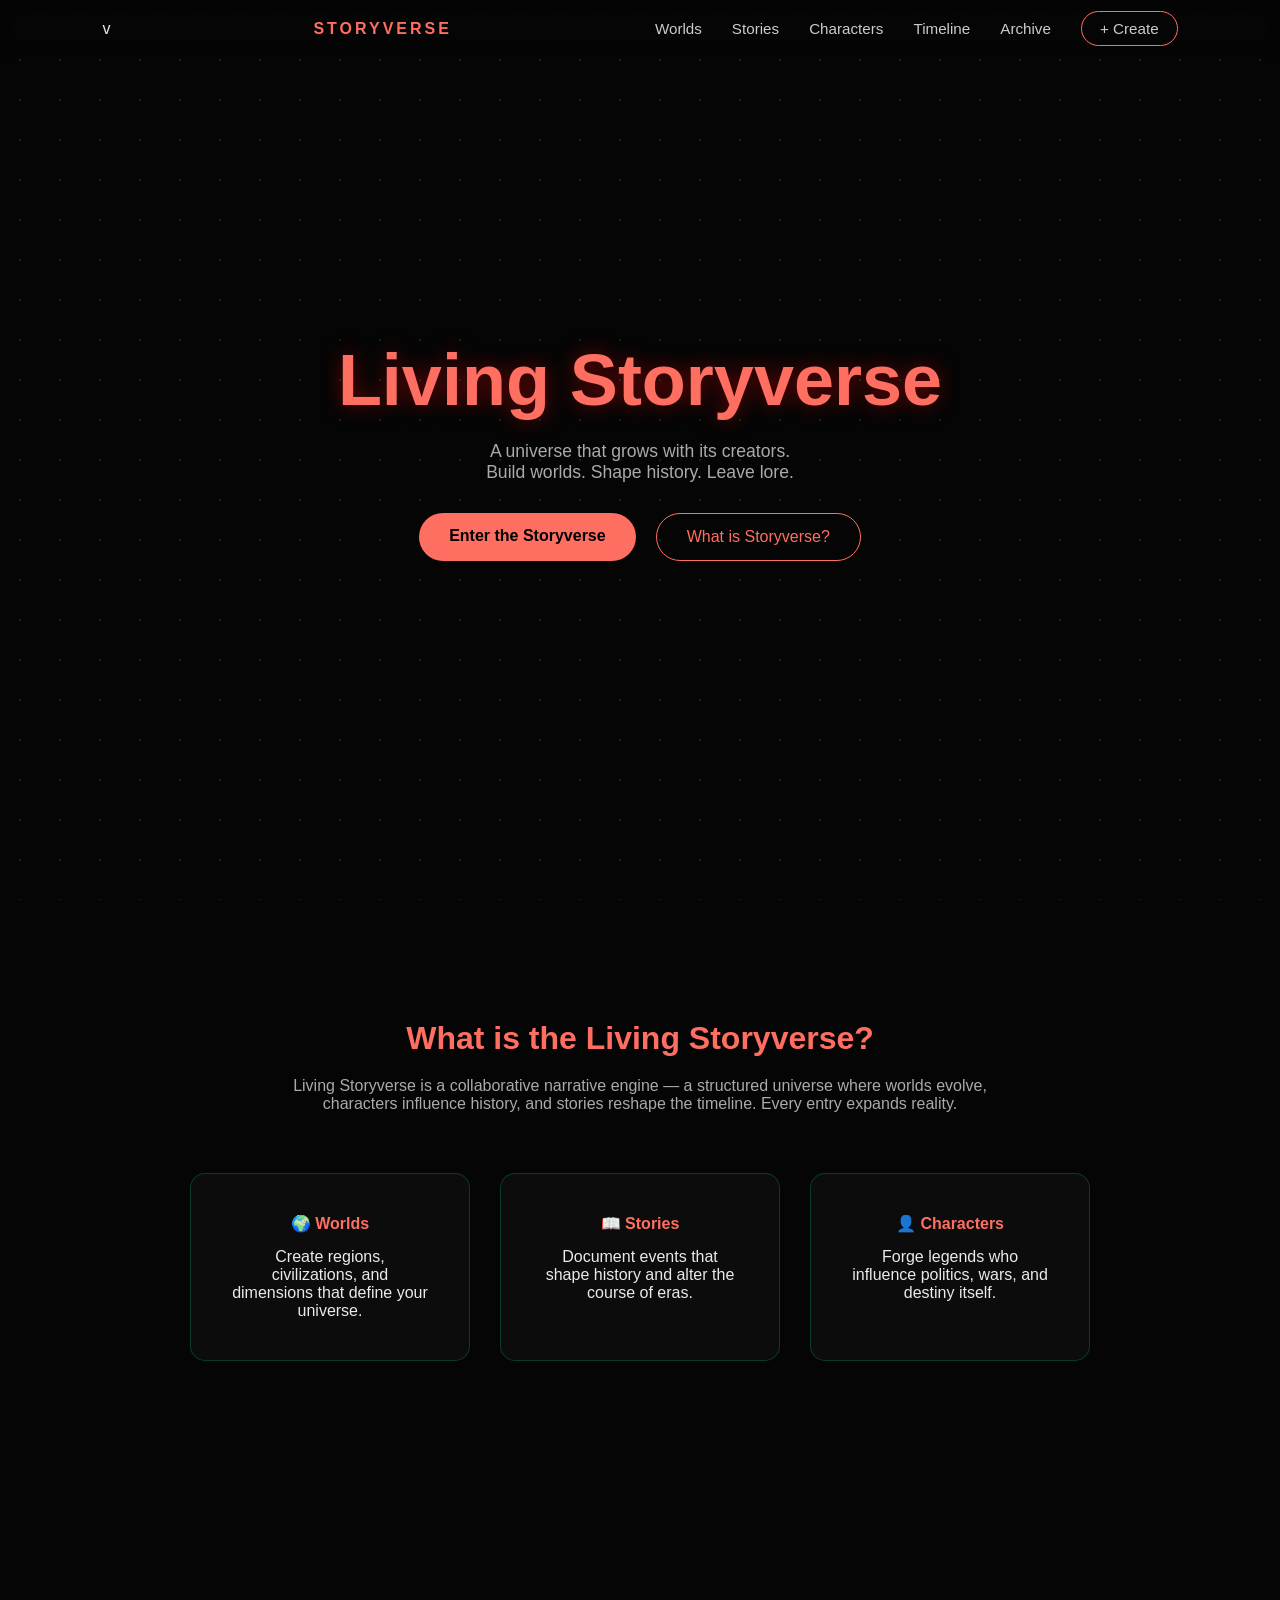
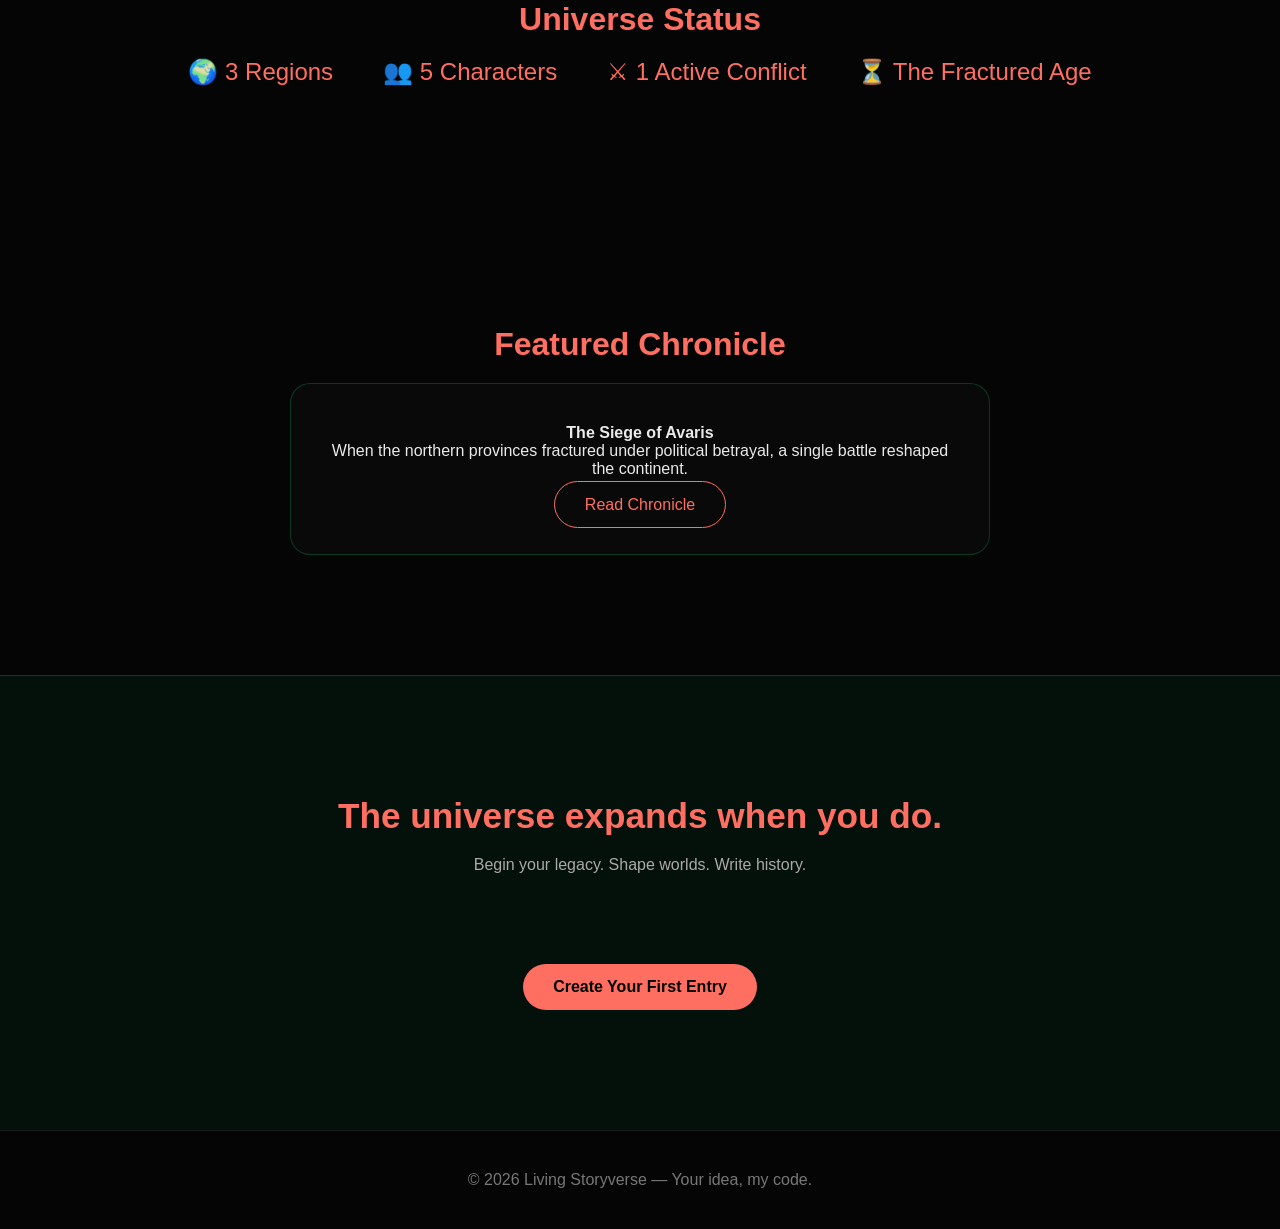
<file: body section/index.html>
<!DOCTYPE html>
<html lang="en">
<head>
    <meta charset="UTF-8">
   
   <link rel="stylesheet" href="style.css"> 
   <meta name="viewport" content="width=device-width, initial-scale=1.0">
    <title>Document</title>
</head>
<body>
    <nav> v
  <h1>STORYVERSE</h1>
    <div class="nav-links">
       <ul>
    <li><a href="/worlds/index.html">Worlds</a></li>
    <li><a href="/stories/index.html">Stories</a></li>
    <li><a href="#">Characters</a></li>
    <li><a href="#">Timeline</a></li>
    <li><a href="#">Archive</a></li>
    <li><a href="#" class="create-btn">+ Create</a></li>
  </ul>
  
    </div>
   
</nav>

<section class="hero">
  <div>
    <h2 class="glow-title">Living Storyverse</h2>
    <p>A universe that grows with its creators.<br>
    Build worlds. Shape history. Leave lore.</p>
    <div class="hero-buttons">
      <a href="/body section/index.html" class="primary-btn">Enter the Storyverse</a>
      <a href="#about" class="secondary-btn">What is Storyverse?</a>
    </div>
  </div>
</section>

<section id="about">
  <h3>What is the Living Storyverse?</h3>
  <p class="section-intro">
    Living Storyverse is a collaborative narrative engine — a structured universe where
    worlds evolve, characters influence history, and stories reshape the timeline.
    Every entry expands reality.
  </p>

  <div class="pillars">
    <div class="card">
      <h4>🌍 Worlds</h4>
      <p>Create regions, civilizations, and dimensions that define your universe.</p>
    </div>

    <div class="card">
      <h4>📖 Stories</h4>
      <p>Document events that shape history and alter the course of eras.</p>
    </div>

    <div class="card">
      <h4>👤 Characters</h4>
      <p>Forge legends who influence politics, wars, and destiny itself.</p>
    </div>
  </div>
</section>

<section>
  <h3>Universe Status</h3>

  <div class="stats">
    <div class="stat">🌍 3 Regions</div>
    <div class="stat">👥 5 Characters</div>
    <div class="stat">⚔ 1 Active Conflict</div>
    <div class="stat">⏳ The Fractured Age</div>
  </div>
</section>

<section>
  <h3>Featured Chronicle</h3>

  <div class="feature-box">
    <h4>The Siege of Avaris</h4>
    <p>
      When the northern provinces fractured under political betrayal,
      a single battle reshaped the continent.
    </p>
    <br>
    <a href="#" class="secondary-btn">Read Chronicle</a>
  </div>
</section>

<section class="cta">
  <h3>The universe expands when you do.</h3>
  <p class="section-intro">
    Begin your legacy. Shape worlds. Write history.
  </p>
  <a href="#" class="primary-btn">Create Your First Entry</a>
</section>

<footer>
  © 2026 Living Storyverse — Your idea, my code.
</footer>

</body>
</html>
</file>
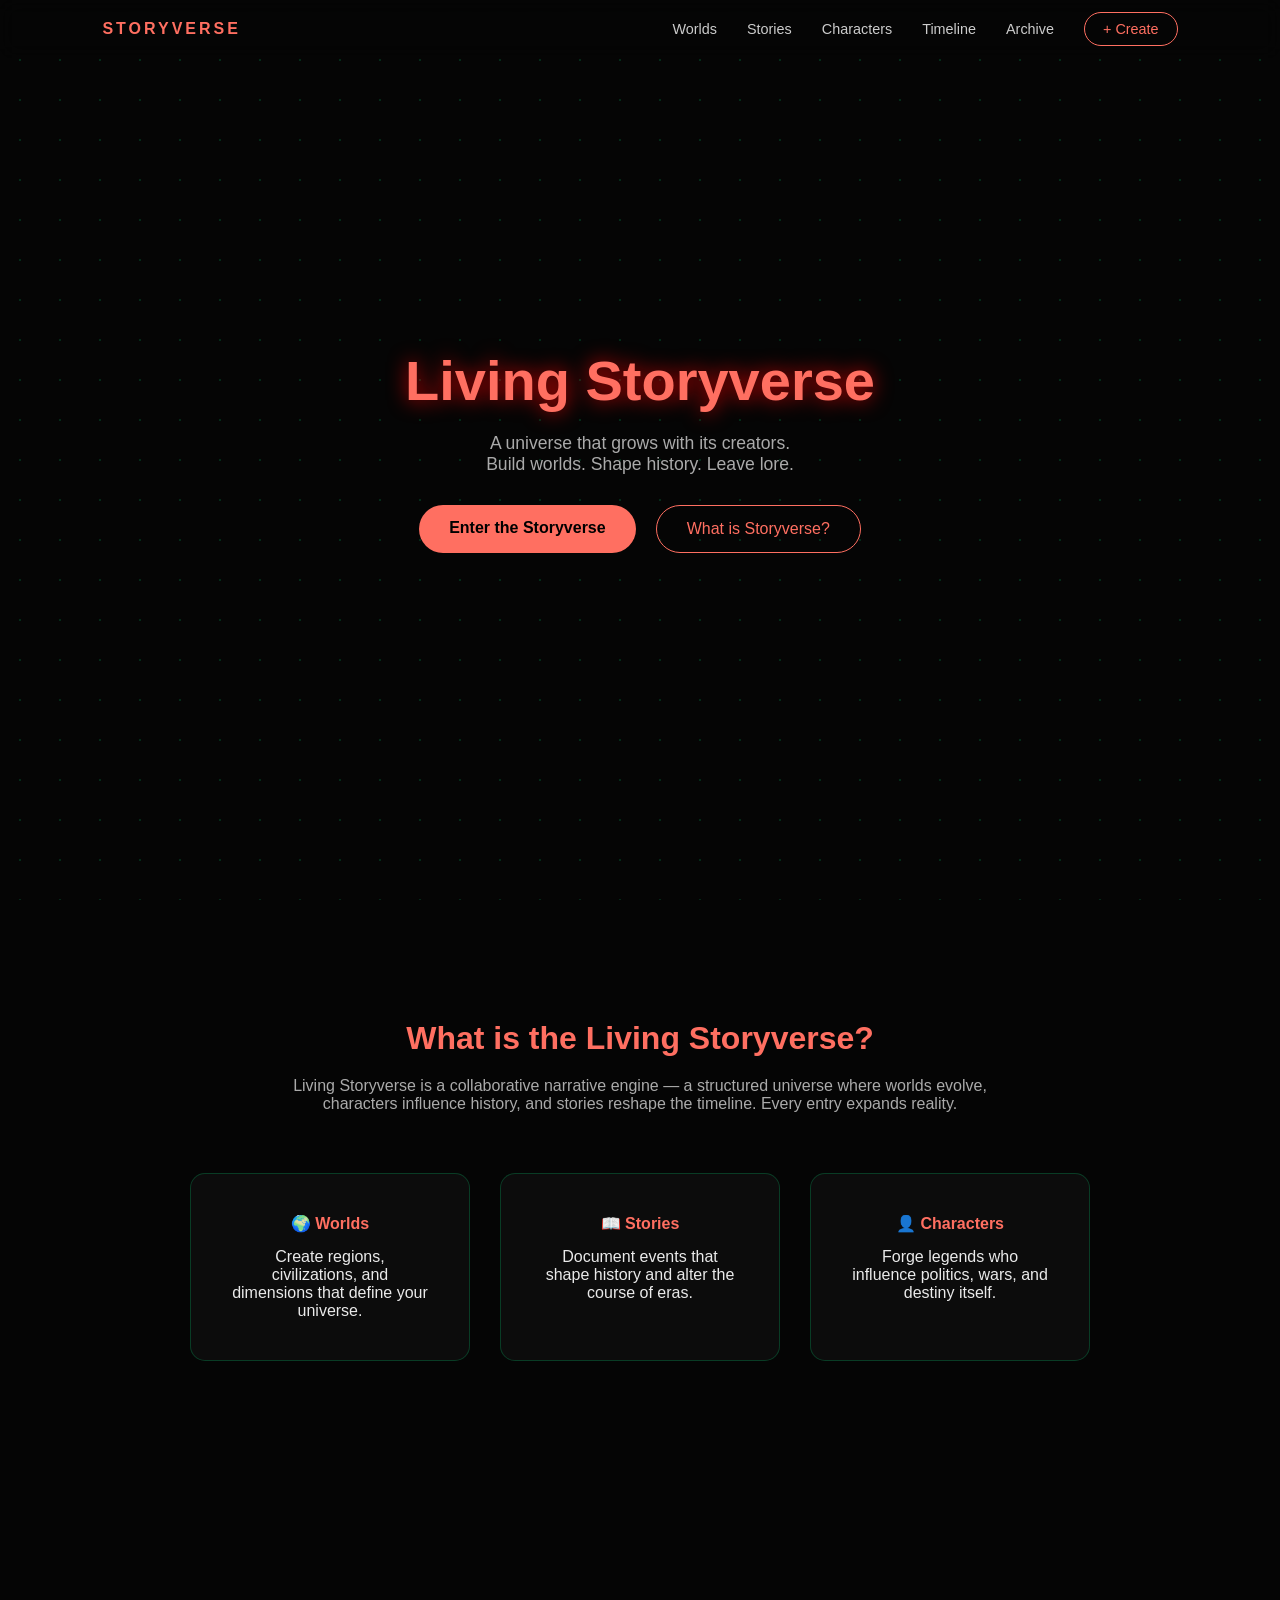
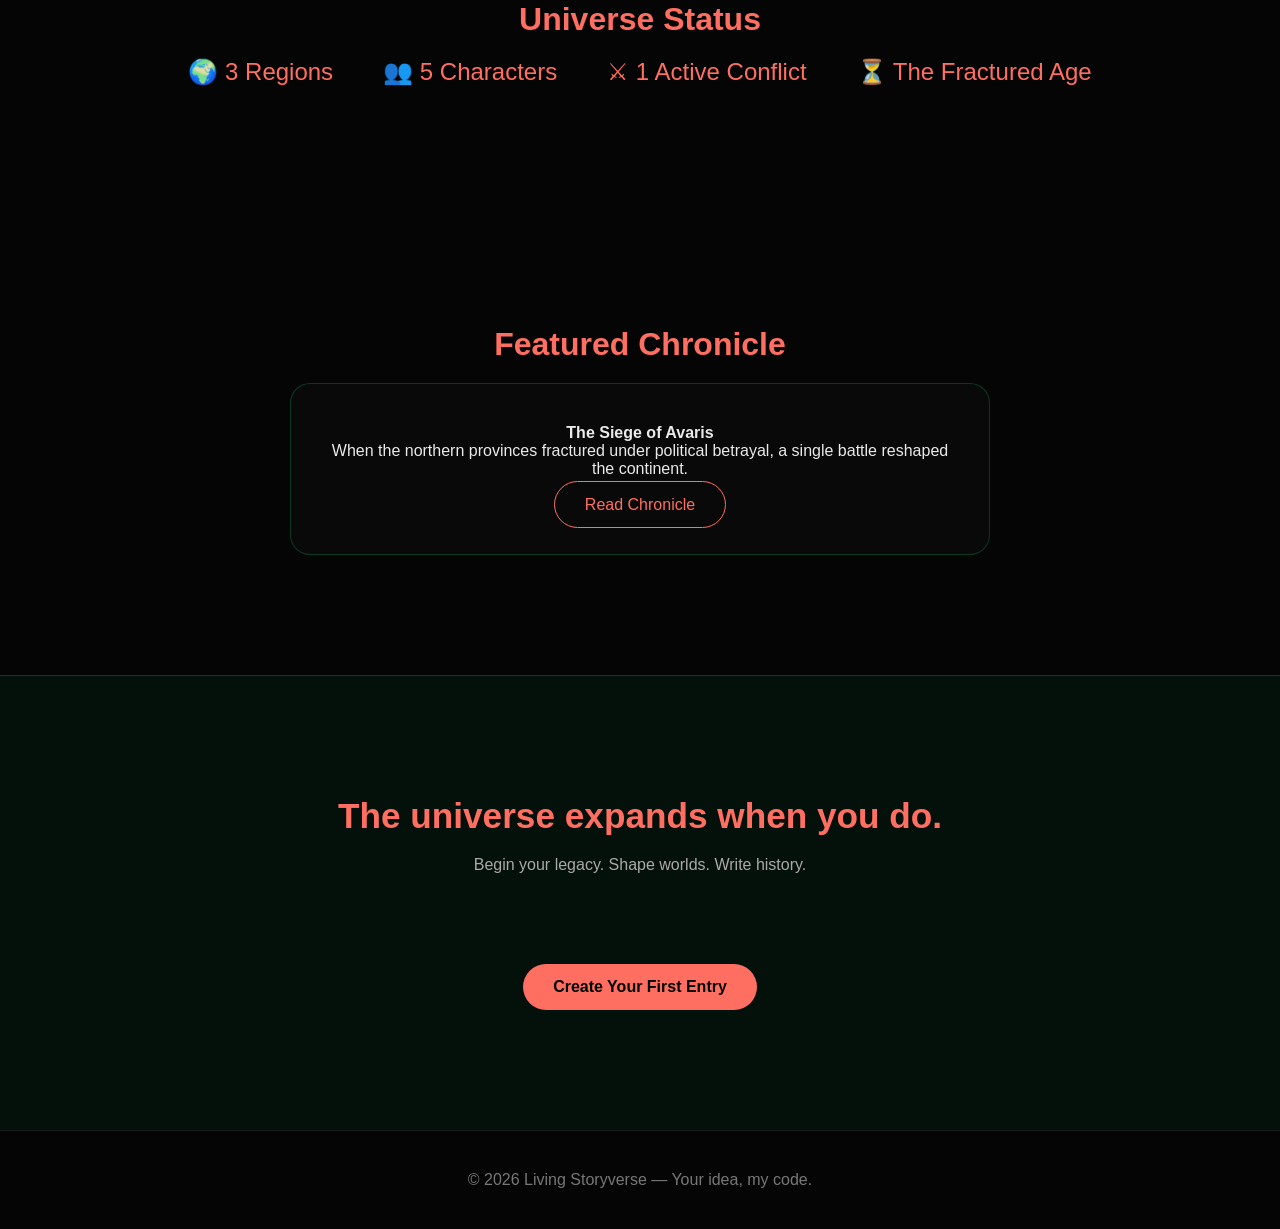
<file: body section/home page/index.html>
<!DOCTYPE html>
<html lang="en">
<head>
    <meta charset="UTF-8">
   
   <link rel="stylesheet" href="style.css"> 
   <meta name="viewport" content="width=device-width, initial-scale=1.0">
    <title>Document</title>
</head>
<body>
    <nav>
  <h1>STORYVERSE</h1>
  <ul>
    <li><a href="/worlds/index.html">Worlds</a></li>
    <li><a href="/stories/index.html">Stories</a></li>
    <li><a href="#">Characters</a></li>
    <li><a href="#">Timeline</a></li>
    <li><a href="#">Archive</a></li>
    <li><a href="#" class="create-btn">+ Create</a></li>
  </ul>
</nav>

<section class="hero">
  <div>
    <h2>Living Storyverse</h2>
    <p>A universe that grows with its creators.<br>
    Build worlds. Shape history. Leave lore.</p>

    <div class="hero-buttons">
      <a href="/body section/index.html" class="primary-btn">Enter the Storyverse</a>
      <a href="#about" class="secondary-btn">What is Storyverse?</a>
    </div>
  </div>
</section>

<section id="about">
  <h3>What is the Living Storyverse?</h3>
  <p class="section-intro">
    Living Storyverse is a collaborative narrative engine — a structured universe where
    worlds evolve, characters influence history, and stories reshape the timeline.
    Every entry expands reality.
  </p>

  <div class="pillars">
    <div class="card">
      <h4>🌍 Worlds</h4>
      <p>Create regions, civilizations, and dimensions that define your universe.</p>
    </div>

    <div class="card">
      <h4>📖 Stories</h4>
      <p>Document events that shape history and alter the course of eras.</p>
    </div>

    <div class="card">
      <h4>👤 Characters</h4>
      <p>Forge legends who influence politics, wars, and destiny itself.</p>
    </div>
  </div>
</section>

<section>
  <h3>Universe Status</h3>

  <div class="stats">
    <div class="stat">🌍 3 Regions</div>
    <div class="stat">👥 5 Characters</div>
    <div class="stat">⚔ 1 Active Conflict</div>
    <div class="stat">⏳ The Fractured Age</div>
  </div>
</section>

<section>
  <h3>Featured Chronicle</h3>

  <div class="feature-box">
    <h4>The Siege of Avaris</h4>
    <p>
      When the northern provinces fractured under political betrayal,
      a single battle reshaped the continent.
    </p>
    <br>
    <a href="#" class="secondary-btn">Read Chronicle</a>
  </div>
</section>

<section class="cta">
  <h3>The universe expands when you do.</h3>
  <p class="section-intro">
    Begin your legacy. Shape worlds. Write history.
  </p>
  <a href="#" class="primary-btn">Create Your First Entry</a>
</section>

<footer>
  © 2026 Living Storyverse — Your idea, my code.
</footer>

</body>
</html>
</file>
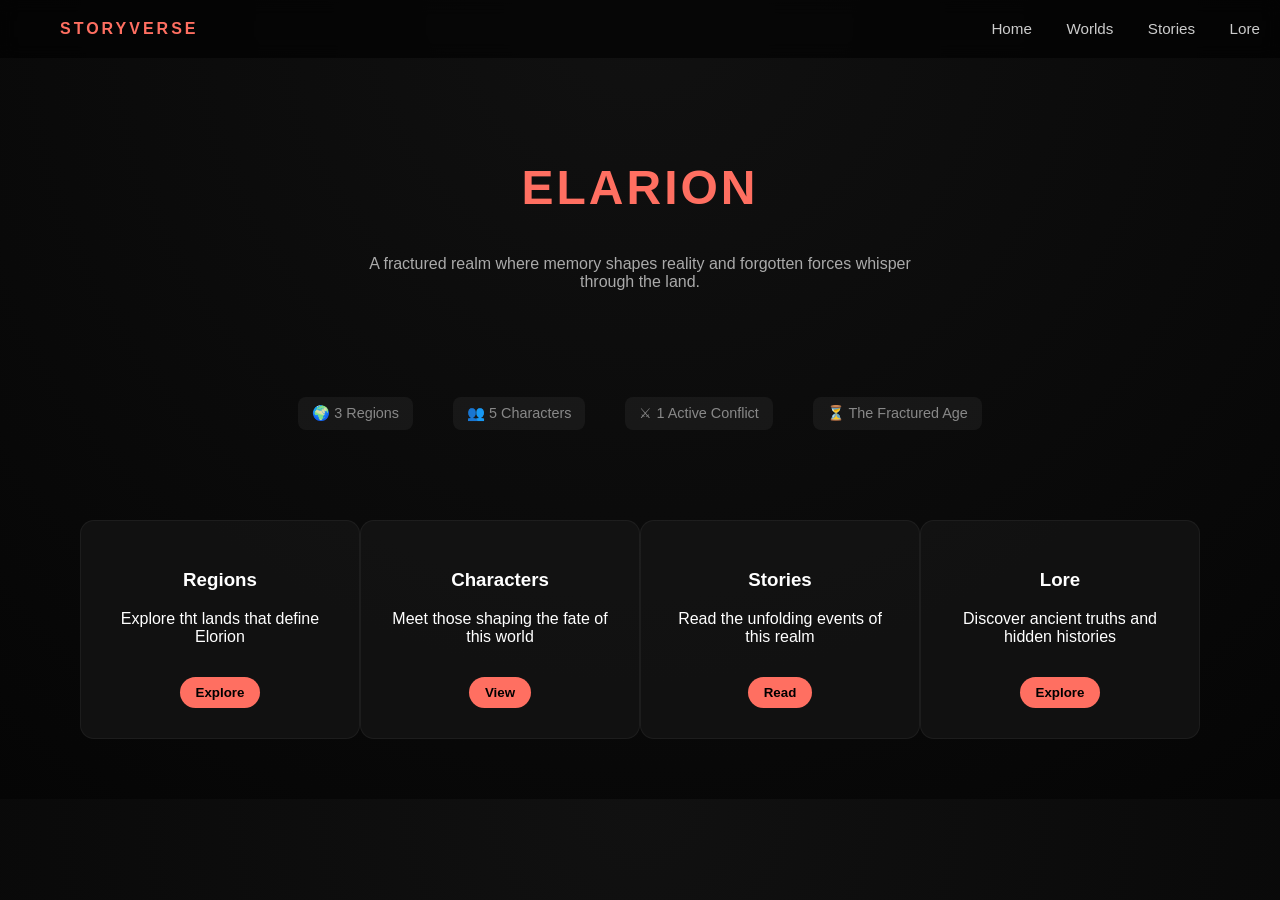
<file: body section/worlds/index.html>
<!DOCTYPE html>
<html lang="en">
<head>
    <meta charset="UTF-8">
    <meta name="viewport" content="width=<device-width>, initial-scale=1.0">
   <link rel="stylesheet" href="style.css">
        <title>Document</title>
</head>
<body>

    <header class="navbar">
        <div class="logo">
            STORYVERSE
        </div>
        <nav class="nav-links">
            <a href="/index.html">Home</a>
            <a href="/worlds/index.html">Worlds</a>
            <a href="/stories/index.html">Stories</a>
            <a href="/Lore/index.html">Lore</a>
            <a href="">Create</a>
        </nav>
         <div class="menu-toggle">&#9776; </div>
    </header>

    <section class="world-hero">
        <h1>ELARION</h1>
        <p class=" world-tagline">
            A fractured realm where memory shapes reality and forgotten forces whisper through the land.    
        </p>
    </section>

    <section class="world-stats">
        <div class="stat">
            &#127757; 3 Regions
        </div>
        <div class="stat">
            &#128101; 5 Characters
        </div>
        <div class="stat">
           &#9876; 1 Active Conflict
        </div>
        <div class="stat">
           &#9203;  The Fractured Age
        </div>

    </section>
    <section class="world-grid">
        <div class="world-card">
            <h3>Regions</h3>
            <p>Explore tht lands that define Elorion</p>
            <button class="bot-cards">Explore</button>
        </div>
        <div class="world-card">
            <h3>Characters</h3>
            <p>Meet those shaping the fate of this world</p>
            <button class="bot-cards">View</button>
        </div>
        <div class="world-card">
            <h3>Stories</h3>
            <p>Read the unfolding events of this realm</p>
            <button class="bot-cards">Read</button>
        </div>
        <div class="world-card">
            <h3>Lore</h3>
            <p>Discover ancient truths and hidden histories</p>
            <button class="bot-cards">Explore</button>
        </div>
    </section>
</body>
<script src="main.js"></script>
</html>
</file>
<file: body section/style.css>
/* ================= GLOBAL ================= */

* {
  margin: 0;
  padding: 0;
  box-sizing: border-box;
}

html {
  scroll-behavior: smooth;
}

body {
  font-family: "Segoe UI", sans-serif;
  background: #050505;
  color: #eaeaea;
  overflow-x: hidden;
}


@media (max-width: 1000px) {
    .navbar{
        margin-right: 30px;
    }
    .content{
        margin: 0 30px;
    }
    .nav-links {
        position: absolute;
        top: 80px;
        right: 0;
        background: black;
        width: 200px;
        display: flex;
        flex-direction: column;
        border-right: 20px;
        padding: 20px;
        display: none;
    }

    .nav-links a {
        margin: 15px 0;
    }

    .menu-toggle {
        display: block;
    }

    .nav-links.active {
        display: flex;
    }
}

/* ================= BACKGROUND GRID ================= */

body::before {
  content: "";
  position: fixed;
  inset: 0;
  background-image:
    radial-gradient(rgba(0,255,140,0.15) 1px, transparent 1px);
  background-size: 40px 40px;
  z-index: -1;
  animation: gridMove 20s linear infinite;
}

@keyframes gridMove {
  from { transform: translateY(0); }
  to { transform: translateY(40px); }
}


.nav-links a {
    
    text-decoration: none;
    color: #ccc;
    font-size: 0.95rem;
    position: relative;
    transition: 0.3s ease;
}

.nav-links a:hover {
    color: #ff6f61;
}
.nav-links a::after {
    content: "";
    position: absolute;
    left: 0;
    bottom: -6px;
    width: 0%;
    height: 2px;
    background: #ff6f61;
    transition: 0.3s ease;
}

.nav-links a:hover::after {
    width: 100%;
}
.menu-toggle {
    display: none;
    font-size: 1.5rem;
    color: #ff6f61;
    cursor: pointer;
}
.navbar.scrolled {
    background: rgba(0, 0, 0, 0.9);
}

/* ================= NAVBAR ================= */

nav {
  position: fixed;
  top: 0;
  width: 100%;
  padding: 20px 8%;
  display: flex;
  justify-content: space-between;
  align-items: center;
  background: rgba(5,5,5,0.8);
  backdrop-filter: blur(10px);
  z-index: 1000;
}

nav h1 {
  color: #ff6f61;
  letter-spacing: 3px;
  font-size: 1rem;
}

nav ul {
  list-style: none;
  display: flex;
  gap: 30px;
}

nav ul li a {
  text-decoration: none;
  color: #ccc;
  font-size: 0.9rem;
  transition: 0.3s;
}

nav ul li a:hover {
  color: #ff6f61;
}

.create-btn {
  padding: 8px 18px;
  border: 1px solid #ff6f61;
  border-radius: 20px;
  color: #ff6f61;
  transition: 0.3s;
}

.create-btn:hover {
  background: #ff6f61;
  color: #000;
}

/* ================= HERO ================= */

.hero {
  height: 100vh;
  display: flex;
  justify-content: center;
  align-items: center;
  text-align: center;
  padding: 0 20px;
}

.hero h2 {
  font-size: 4.5rem;
  color: #ff6f61;
  text-shadow: 0 0 20px rgba(255, 0, 0, 0.416);
  margin-bottom: 20px;
}

.hero p {
  color: #aaa;
  margin-bottom: 30px;
  font-size: 1.1rem;
}

.hero-buttons {
  display: flex;
  gap: 20px;
  justify-content: center;
  flex-wrap: wrap;
}

.primary-btn {
  padding: 14px 30px;
  background: #ff6f61;
  border-radius: 30px;
  color: #000;
  font-weight: bold;
  text-decoration: none;
  transition: 0.3s;
}

.primary-btn:hover {
  box-shadow: 0 0 25px #ff6f61;
}

.secondary-btn {
  padding: 14px 30px;
  border: 1px solid #ff6f61;
  border-radius: 30px;
  color: #ff6f61;
  text-decoration: none;
  transition: 0.3s;
}

.secondary-btn:hover {
  background: #ff6f61;
  color: #000;
}

/* ================= SECTION BASE ================= */

section {
  padding: 120px 10%;
  text-align: center;
}

section h3 {
  font-size: 2rem;
  margin-bottom: 20px;
  color: #ff6f61;
}

section p.section-intro {
  max-width: 700px;
  margin: 0 auto 60px;
  color: #aaa;
}

/* ================= PILLARS ================= */

.pillars {
  display: flex;
  gap: 30px;
  justify-content: center;
  flex-wrap: wrap;
}

.card {
  background: rgba(255,255,255,0.03);
  padding: 40px;
  width: 280px;
  border-radius: 15px;
  border: 1px solid rgba(0,255,140,0.2);
  transition: 0.3s;
}

.card:hover {
  transform: translateY(-8px);
  box-shadow: 0 0 20px rgba(0,255,140,0.3);
}

.card h4 {
  margin-bottom: 15px;
  color: #ff6f61;
}

/* ================= STATS ================= */

.stats {
  display: flex;
  justify-content: center;
  gap: 50px;
  flex-wrap: wrap;
}

.stat {
  font-size: 1.5rem;
  color: #ff6f61;
}

/* ================= FEATURE ================= */

.feature-box {
  max-width: 700px;
  margin: auto;
  padding: 40px;
  border: 1px solid rgba(0,255,140,0.2);
  border-radius: 20px;
  background: rgba(255,255,255,0.02);
}

/* ================= CTA ================= */

.cta {
  background: rgba(0,255,140,0.05);
  border-top: 1px solid rgba(0,255,140,0.2);
}

.cta h3 {
  font-size: 2.2rem;
}

.cta a {
  margin-top: 30px;
  display: inline-block;
}

/* ================= FOOTER ================= */

footer {
  padding: 40px;
  text-align: center;
  color: #777;
  border-top: 1px solid rgba(255,255,255,0.1);
}







.glow-title{
    color: #fff;
    text-align: center;
    font-size: 60px;
    animation: glow 2s ease-in-out infinite alternate;
}

@keyframes glow {
    from {
        text-shadow: 
        0 0 15px #ff6f61,
        0 0 25px #ff6f61,
        0 0 40px #ff6f61;
    }

    to {
        text-shadow:
        0 0 10px #ff6f61,
        0 0 20px #ff6f61,
        0 0 30px #ff6f61;
    }
}



.hero{
  animation: fadeIn 2s ease-in;
}

@keyframes fadeIn {
  from {
    opacity: 0;
    transform: translateY(20px);
  }
  to {
    opacity: 1;
    transform: translateY(0);
  }
}
</file>
<file: body section/home page/style.css>
/* ================= GLOBAL ================= */

* {
  margin: 0;
  padding: 0;
  box-sizing: border-box;
  user-select: none;
}

html {
  scroll-behavior: smooth;
}

body {
  font-family: "Segoe UI", sans-serif;
  background: #050505;
  color: #eaeaea;
  overflow-x: hidden;
}





@media (max-width: 768px) {
    .navbar{
        margin-right: 30px;
    }
    .content{
        margin: 0 30px;
    }
    .nav-links {
        position: absolute;
        top: 80px;
        right: 0;
        background: black;
        width: 200px;
        display: flex;
        flex-direction: column;
        border-right: 20px;
        padding: 20px;
        display: none;
    }

    .nav-links a {
        margin: 15px 0;
    }

    .menu-toggle {
        display: block;
    }

    .nav-links.active {
        display: flex;
    }
}

/* ================= BACKGROUND GRID ================= */

body::before {
  content: "";
  position: fixed;
  inset: 0;
  background-image:
    radial-gradient(rgba(0,255,140,0.15) 1px, transparent 1px);
  background-size: 40px 40px;
  z-index: -1;
  animation: gridMove 20s linear infinite;
}

@keyframes gridMove {
  from { transform: translateY(0); }
  to { transform: translateY(40px); }
}

/* ================= NAVBAR ================= */

nav {
  position: fixed;
  top: 0;
  width: 100%;
  padding: 20px 8%;
  display: flex;
  justify-content: space-between;
  align-items: center;
  background: rgba(5,5,5,0.8);
  backdrop-filter: blur(10px);
  z-index: 1000;
}

nav h1 {
  color: #ff6f61;
  letter-spacing: 3px;
  font-size: 1rem;
}

nav ul {
  list-style: none;
  display: flex;
  gap: 30px;
}

nav ul li a {
  text-decoration: none;
  color: #ccc;
  font-size: 0.9rem;
  transition: 0.3s;
}

nav ul li a:hover {
  color: #ff6f61;
}

.create-btn {
  padding: 8px 18px;
  border: 1px solid #ff6f61;
  border-radius: 20px;
  color: #ff6f61;
  transition: 0.3s;
}

.create-btn:hover {
  background: #ff6f61;
  color: #000;
}

/* ================= HERO ================= */

.hero {
  height: 100vh;
  display: flex;
  justify-content: center;
  align-items: center;
  text-align: center;
  padding: 0 20px;
}

.hero h2 {
  font-size: 3.5rem;
  color: #ff6f61;
  text-shadow: 0 0 20px rgba(255, 4, 0, 0.8);
  margin-bottom: 20px;
}

.hero p {
  color: #aaa;
  margin-bottom: 30px;
  font-size: 1.1rem;
}

.hero-buttons {
  display: flex;
  gap: 20px;
  justify-content: center;
  flex-wrap: wrap;
}

.primary-btn {
  padding: 14px 30px;
  background: #ff6f61;
  border-radius: 30px;
  color: #000;
  font-weight: bold;
  text-decoration: none;
  transition: 0.3s;
}

.primary-btn:hover {
  box-shadow: 0 0 25px #ff6f61;
}

.secondary-btn {
  padding: 14px 30px;
  border: 1px solid #ff6f61;
  border-radius: 30px;
  color: #ff6f61;
  text-decoration: none;
  transition: 0.3s;
}

.secondary-btn:hover {
  background: #ff6f61;
  color: #000;
}

/* ================= SECTION BASE ================= */

section {
  padding: 120px 10%;
  text-align: center;
}

section h3 {
  font-size: 2rem;
  margin-bottom: 20px;
  color: #ff6f61;
}

section p.section-intro {
  max-width: 700px;
  margin: 0 auto 60px;
  color: #aaa;
}

/* ================= PILLARS ================= */

.pillars {
  display: flex;
  gap: 30px;
  justify-content: center;
  flex-wrap: wrap;
}

.card {
  background: rgba(255,255,255,0.03);
  padding: 40px;
  width: 280px;
  border-radius: 15px;
  border: 1px solid rgba(0,255,140,0.2);
  transition: 0.3s;
}

.card:hover {
  transform: translateY(-8px);
  box-shadow: 0 0 20px rgba(0,255,140,0.3);
}

.card h4 {
  margin-bottom: 15px;
  color: #ff6f61;
}

/* ================= STATS ================= */

.stats {
  display: flex;
  justify-content: center;
  gap: 50px;
  flex-wrap: wrap;
}

.stat {
  font-size: 1.5rem;
  color: #ff6f61;
}

/* ================= FEATURE ================= */

.feature-box {
  max-width: 700px;
  margin: auto;
  padding: 40px;
  border: 1px solid rgba(0,255,140,0.2);
  border-radius: 20px;
  background: rgba(255,255,255,0.02);
}

/* ================= CTA ================= */

.cta {
  background: rgba(0,255,140,0.05);
  border-top: 1px solid rgba(0,255,140,0.2);
}

.cta h3 {
  font-size: 2.2rem;
}

.cta a {
  margin-top: 30px;
  display: inline-block;
}

/* ================= FOOTER ================= */

footer {
  padding: 40px;
  text-align: center;
  color: #777;
  border-top: 1px solid rgba(255,255,255,0.1);
}
</file>
<file: body section/worlds/style.css>
body{
    margin: 0;
    padding: 0;
    background: radial-gradient(circle at top, #111, #050505);
    color: white;
    font-family: 'Segoe UI', Tahoma, Geneva, Verdana, sans-serif;

}
.navbar {
    position: fixed;
    top: 0;
    width: 100%;
    padding: 20px 60px;
    
    display: flex;
    justify-content: space-between;
    gap: 20px;
    align-items: center;

    background: rgba(0,0,0,0.6);
    backdrop-filter: blur(8px);

    z-index: 1000;
}
.logo{
    font-size: 1rem;
    letter-spacing: 3px;
    font-weight: bold;
    color: #ff6f61;
}
.nav-links a {
    margin-left: 30px;
    text-decoration: none;
    color: #ccc;
    font-size: 0.95rem;
    position: relative;
    transition: 0.3s ease;
}

.nav-links a:hover {
    color: #ff6f61;
}
.nav-links a::after {
    content: "";
    position: absolute;
    left: 0;
    bottom: -6px;
    width: 0%;
    height: 2px;
    background: #ff6f61;
    transition: 0.3s ease;
}

.nav-links a:hover::after {
    width: 100%;
}
.menu-toggle {
    display: none;
    font-size: 1.5rem;
    color: #ff6f61;
    cursor: pointer;
}
.navbar.scrolled {
    background: rgba(0, 0, 0, 0.9);
}
@media (max-width: 1000px) {
    .navbar{
        margin-right: 30px;
    }
    .content{
        margin: 0 30px;
    }
    .nav-links {
        position: absolute;
        top: 80px;
        right: 0;
        background: black;
        width: 200px;
        display: flex;
        flex-direction: column;
        border-right: 20px;
        padding: 20px;
        display: none;
    }

    .nav-links a {
        margin: 15px 0;
    }

    .menu-toggle {
        display: block;
    }

    .nav-links.active {
        display: flex;
    }
}
.world-hero{
    text-align: center;
    padding: 120px 20px 60px;
}
.world-hero h1{
    font-size: 3rem;
    color: #ff6f61;
    letter-spacing: 3px;
}
.world-tagline{
    margin-top: 15px;
    color: #aaa;
    max-width: 600px;
    margin-left: auto;
    margin-right: auto;
}
.world-stats{
    display: flex;
    justify-content: center;
    gap: 40px;
    flex-wrap: wrap;
    padding: 30px 20px;
    font-size: 0.9rem;
    color: #888;
}
.stat{
    background: rgba(255, 255, 255, 0.05);
    padding: 8px 14px;
    border-radius: 8px;
}
.world-grid{
    display: grid;
    grid-template-columns: repeat(auto-fit, minmax(250px,1fr));
    grid: 40px;
    padding: 60px 80px;
}
.world-card{
    background: rgba(20, 20, 20, 0.8);
    border: 1px solid rgba(255, 255, 255, 0.05);
    border-radius: 14px;
    padding: 30px;
    transition: 0.3s ease;
    text-align: center;
}
.world-card:hover{
    transform: translateY(-8px);
    border: 1px solid #38ff6a50;
    box-shadow: 0 0 25px #38ff6a20;
}
.world-card button{
    margin-top: 15px;
    padding: 8px 16px;
    border-radius: 20px;
    border: none;
    background: #ff6f61;
    color: black;
    font-weight: bold;
    cursor: pointer;
}
</file>
